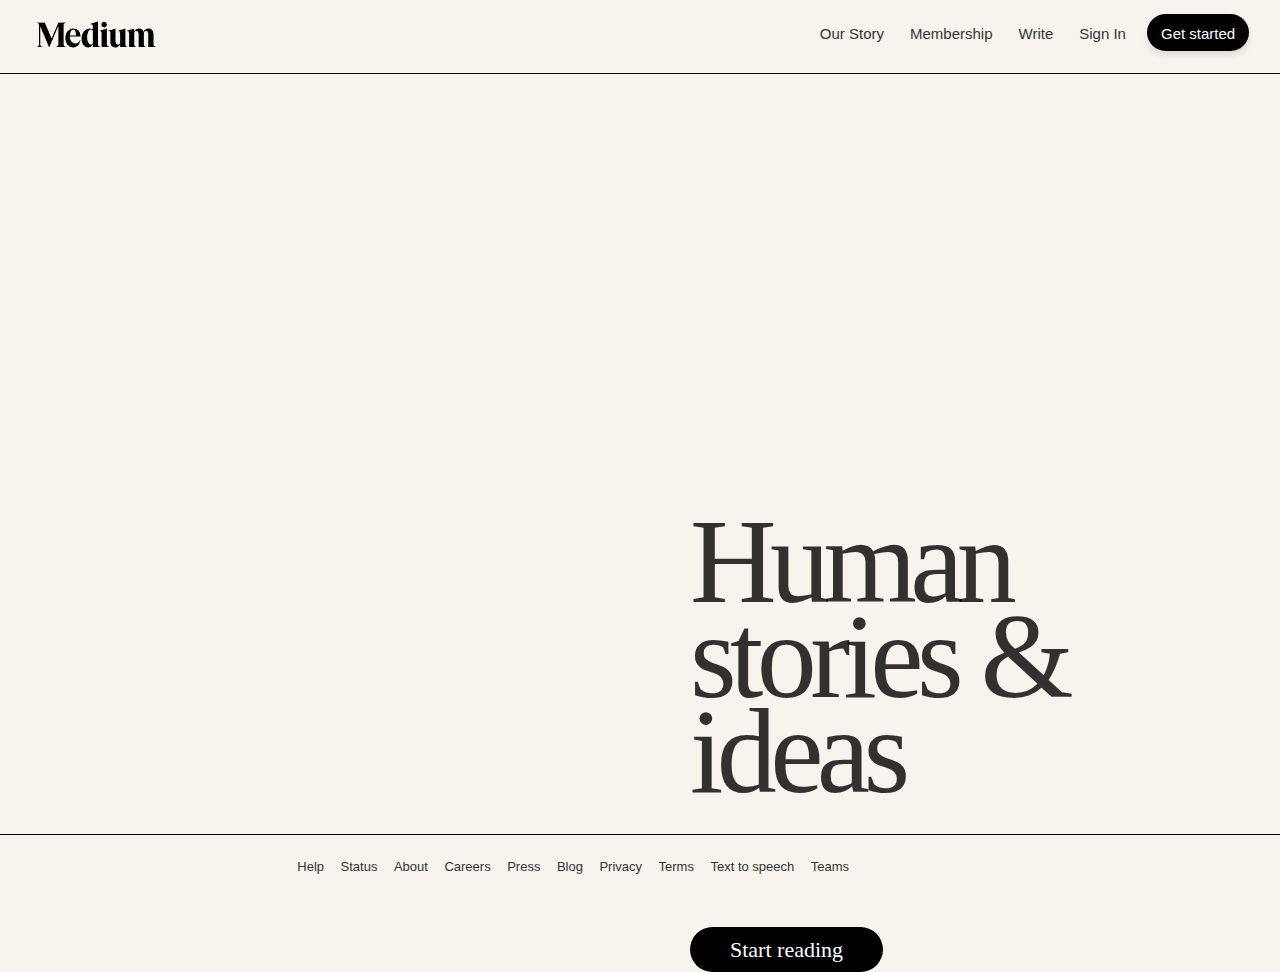
<file: index.html>
<!DOCTYPE html>
<html lang="en">
<head>
    <meta charset="UTF-8">
    <meta name="viewport" content="width=device-width, initial-scale=1.0">
    <title>Medium.com</title>
    <link rel="stylesheet" href="Style.css">
    <link href="https://fonts.googleapis.com/css2?family=Nunito+Sans:wght@700&display=swap" rel="stylesheet">
    <link href="https://fonts.googleapis.com/css2?family=Playfair+Display:wght@400;700&display=swap" rel="stylesheet">
</head>
<body>

<!-- Navigation Bar -->
<nav>
    <div class="nav">
        <!-- Logo -->
        <a href="#"><img src="Logo.PNG" alt="Logo"></a>
        <!-- Navigation Links -->
        <ol class="nav-links">
            <li><a href="Our Story.html">Our Story</a></li>
            <li><a href="Membership.html">Membership</a></li>
            <li><a href="Write.html">Write</a></li>
            <li><a href="Sign in.html">Sign In</a></li>
            <li><a href="Get Started.html" class="highlight">Get started</a></li> <!-- Corrected closing tag -->
        </ol>
    </div>
</nav>

<hr class="line"> <!-- Line under the logo -->


<!-- Main Section -->
<section>
    <h3>Human <br>stories &amp; ideas</h3>
    <a class="highlight5">A place to read, write, and deepen your understanding</a>
    
    <!-- Call-to-action button -->
    <div class="nav1">
        <a href="Get Started.html">Start reading</a> <!-- Corrected button text placement -->
    </div>
</section>

<!-- Footer -->
<footer>
    <nav class="nav"> 
        <a href="Help.html">Help</a>
        <a href="Status.html">Status</a>
        <a href="About.html">About</a>
        <a href="Careers.html">Careers</a>
        <a href="Press.html">Press</a>
        <a href="Blog.html">Blog</a>
        <a href="Privacy.html">Privacy</a>
        <a href="Terms.html">Terms</a>
        <a href="Text to speech.html">Text to speech</a>
        <a href="Teams.html">Teams</a>
    </nav>
</footer>

</body>
</html>
</file>
<file: Style.css>
body {
    box-sizing: border-box;
    background-image: url(aqw.jpg);
    margin: 0;
    padding: 0;
    text-rendering: optimizeLegibility;
   -webkit-font-smoothing: antialiased;
        
}

/* navigation Styling */
.nav {
    display: flex;
    justify-content: center;
    align-items: center;
    padding: 0;
    background-color: #f7f4ed;
    font-weight: lighter;

}

.nav .logo img {

    width: 100px; 

}



.nav .nav-links {
    list-style: none;
    display: flex;
    margin-left: 617px;
    gap: 16px;
    margin-top: 20px;
    font-family: 'sohne', 'Gill Sans MT', Calibri, 'Trebuchet MS', sans-serif;
    margin-bottom: 22px;
}

.nav .nav-links li {
    margin: 0;
}

.nav .nav-links a {
    text-decoration: none;
    color: rgb(54, 51, 51);
    font-size: 15px;
    padding: 5px;
    display: flex;
    align-items: center;
    
}

.nav .nav-links .highlight {
    background-color: #000000;
    color: #fff;
    border-radius: 20px;
    padding:  11px 14px 9px 14px;
    box-shadow: 0 4px 6px rgba(0, 0, 0, 0.1);
    margin-top: -6px;
}

header {
    margin-top: -10px; /* Move the bar up by 10px */
}


.line {
    border: none;
    border-bottom: 1px solid #000;
    width: 100vw; /* Full width of the viewport */
    margin: 0 auto;
}





@font-face {
    font-family: 'Sohne';
    src: url('https://your-font-url/Sohne.woff2') format('woff2');
    font-style: normal; /* Ensure no italic styling */
}

h3 {
    display: flex;
    justify-content: flex-start;
    align-items: center;
    margin-top: 440px;
    margin-left: 690px;
    color: rgba(0, 0, 0, 0.8); 
    font-family: "gt-super", Georgia, Cambria, "Times New Roman", Times, serif;
    font-weight: 200; 
    font-size: 120px !important; /* Force the size */
    line-height: 1.4;
    letter-spacing: -0.05em;
    font-feature-settings: 'pnum' on, 'lnum' on;
    text-rendering: optimizeLegibility;
    -webkit-font-smoothing: antialiased;
}


@media (min-width: 904px) {
    h3 {
        font-size: 120px; /* Larger font size for large screens */
        letter-spacing: -0.055em;
        line-height: 100px;
    }
}

@media (min-width: 728px) {
    h3 {
        font-size: 106px; /* Adjust font size for mid-sized screens */
        letter-spacing: -0.055em;
        line-height: 95px;
    }
}


a {
    display: flex;
    justify-content: center;
    align-items: center;
    font-size: large;
}



    .nav1 {
        display: flex;
        justify-content: center;
        align-items: center;
        margin: 0px auto; 
        width: fit-content; 
        background-color: #000;
        color: #fff;
        border-radius: 50px 50px 50px;
        padding: 9.5px 40px;
        margin-left: 690px;
        margin-top: 50px;
        
        
    }
    
    

    .nav1 a {
        display: flex;
        text-decoration: none;
        background-color: #000;
        color: #ffffff;
        text-rendering: optimizeLegibility;
    -webkit-font-smoothing: antialiased;
    font-size: 22px;
        font-weight: 200;
        font-family: 'sohne';
        font-style:normal
        
        
    }
    

    .highlight5{
display: flex;
justify-content: center;
align-items: center;
   color: #242424;;
   font-family: "sohne", "Helvetica Neue", Helvetica, Arial, sans-serif;
   font-style: normal;
   margin-right:650px;
   margin-top: -70px;
   font-size: 22px ;
   line-height: 28px;
   font-weight: 400;
   box-sizing: inherit;






    }
    

    






/* footer nav bar */
footer { 
    position: fixed;
    bottom: 0;
    left: 0;
    display: flex;
    width: 100%;
    padding: 5.7px;
    justify-content: center;
    background-color: #f7f4ed;
    border-top: 1px solid #000000;
    font-size: larger;
}

footer .nav {
    display: flex;
    gap: 2.5px;
    list-style: none;
    padding: 0;
    margin: 0;
    margin-right: 145px;
    margin-top: 12px;
    margin-bottom: 13px;
}

footer .nav a {
    text-decoration: none;
    font-family: 'medium-content-sans-serif-font', -apple-system, BlinkMacSystemFont, 'Segoe UI', Roboto, Oxygen, Ubuntu, Cantarell, 'Open Sans', 'Helvetica Neue', sans-serif;
    font-weight: 400;
    font-style: normal; 
    color: #333;
    font-size: 13px;
    transition: color 0.3s;
    flex: 1 1 auto; 
    text-align: center; 
    padding: 7px; 
}

footer .nav a:hover {
    color: #000;
}

@media (max-width: 600px) {
   

    .cta-button {
        width: 100%;
        text-align: center;
    }

    footer .nav {
        position: fixed;
        flex-direction:row;
        
    }


}





/*<header>
    <h1>Be part of a better internet.<span class="highlight1">Get 20% off membership for a limited time</span></h1>
</header> h1 {
    display: flex;
    justify-content: center;
    align-items: center;
    font-size: 15px;
    color: rgb(66, 66, 66);
    font-family: 'medium-content-sans-serif-font', -apple-system, BlinkMacSystemFont, 'Segoe UI', Roboto, Oxygen, Ubuntu, Cantarell, 'Open Sans', 'Helvetica Neue', sans-serif;
    background: linear-gradient( to right, #faeba2,#faeba2,#faeba2,#faeba2,#faeba2,#faeba2,#faeba2,#faeba2,#fee54b, #fee54b, #ffcc1a, #ffa90e,#ffa90e , #ffa90e);
    padding: 14px;
    border: 0.1px solid #242424;
    font-style: normal;
    
} .highlight1 {
    color: #000000;
    text-decoration: underline;
    font-family: 'medium-content-sans-serif-font', -apple-system, BlinkMacSystemFont, 'Segoe UI', Roboto, Oxygen, Ubuntu, Cantarell, 'Open Sans', 'Helvetica Neue', sans-serif;
    font-weight: lighter;
    font-style: normal;
    margin-left: 10px; /* Add some space 
}

*/
</file>
